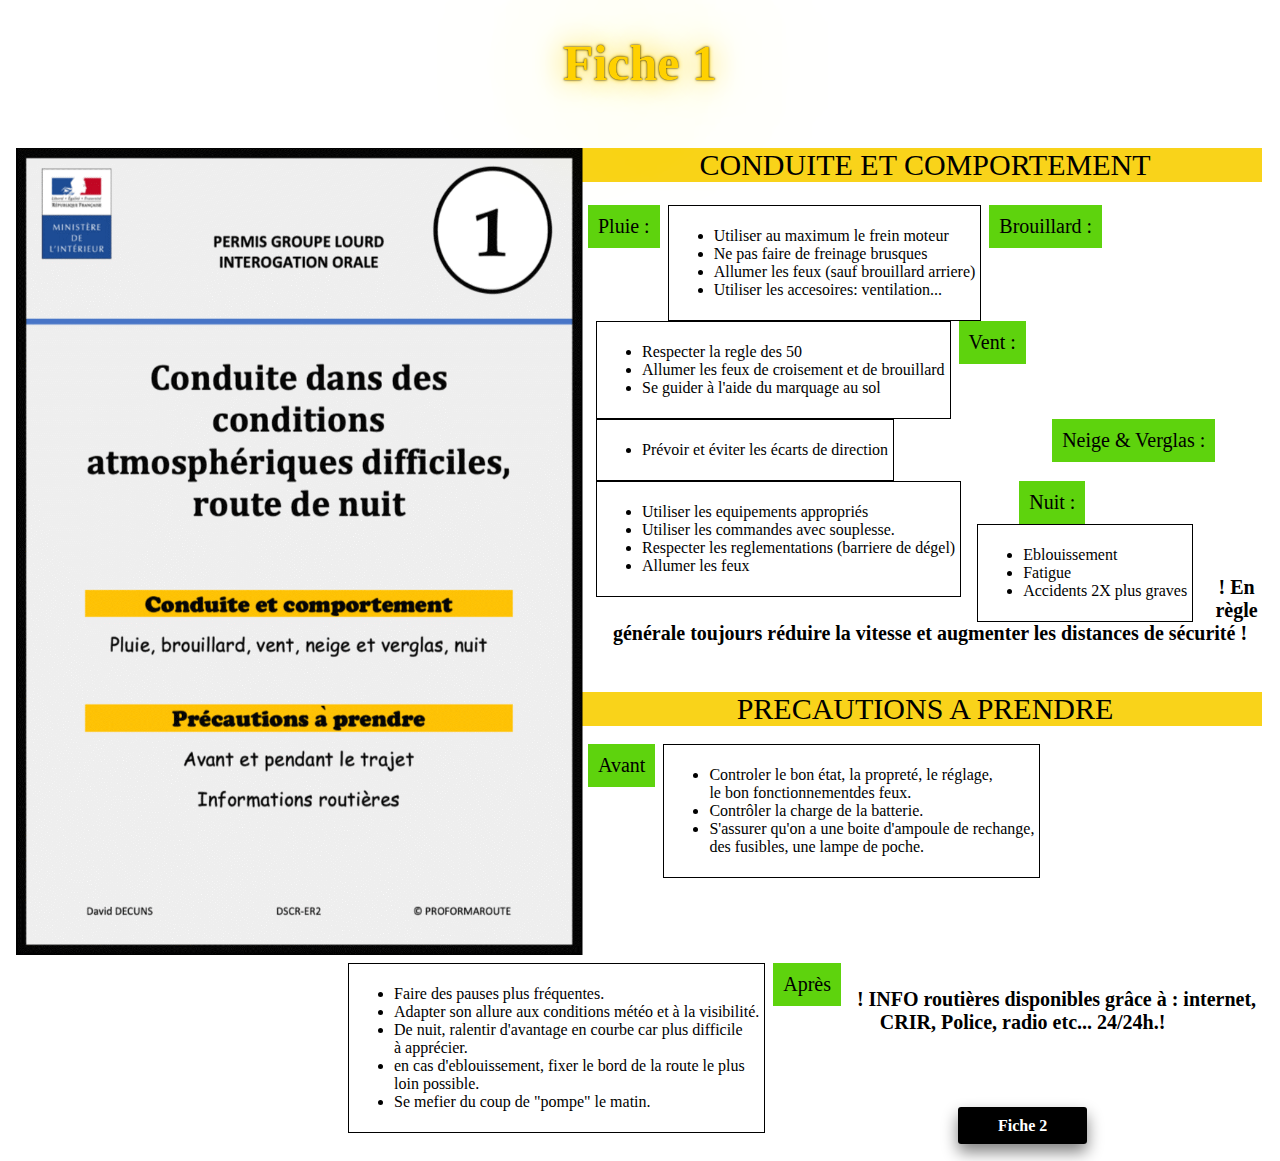
<file: index.html>
<!doctype html>
<meta charset="UTF-8">
<html>

	<head>
		<link rel="stylesheet" type="text/css" href="fiche 1.css">
		<title>Fiche 1</title>
	</head>

	<body>
		<h1>Fiche 1</h1>
		<br>
		<!--mettre image fiche <a href="fiche 1.jpg"><img src="fiche 1.jpg" height="750" width="980"></a>-->
		<img src="fiche orale 1.png" class="fiche1" width="580" height="820">

		<div class="conduite">CONDUITE ET COMPORTEMENT</div><br>

		<span class="pluie">Pluie :</span>
		<div class="laflotte">
			<ul>
				<li>Utiliser au maximum le frein moteur
				<li>Ne pas faire de freinage brusques
				<li>Allumer les feux (sauf brouillard arriere)
				<li>Utiliser les accesoires: ventilation...
			</ul></div>

		<span class="brouillard">Brouillard :</span>
		<div class="lebrouillard">
			<ul>
				<li>Respecter la regle des 50
				<li>Allumer les feux de croisement et de brouillard
				<li>Se guider à l'aide du marquage au sol
			</ul></div>

		<span class="vent">Vent :</span>
		<div class="levent">
			<ul>
				<li>Prévoir et éviter les écarts de direction
			</ul></div>

		<br><br><br><br><br><br><br><br><br>

		<div><span class="neige">Neige & Verglas :</span>
			<div class="laneige">
				<ul>
					<li>Utiliser les equipements appropriés
					<li>Utiliser les commandes avec souplesse.
					<li>Respecter les reglementations (barriere de dégel)
					<li>Allumer les feux
						</ul></div></div>

		<div><span class="nuit">Nuit :</span>
			<div class="lanuit">
				<ul>
					<li>Eblouissement
					<li>Fatigue
					<li>Accidents 2X plus graves
				</ul></div></div>

			<br><br><br><br><br><br><br><br><br>
		
		<div><h6>! En règle générale toujours réduire la vitesse et augmenter les distances de sécurité !</h6></div>

		<div class="precautions">PRECAUTIONS A PRENDRE</div><br>

		<div><span class="avant">Avant</span>
			<div class="lavant">
				<ul>
					<li>Controler le bon état, la propreté, le réglage,<br>
					le bon fonctionnementdes feux.
					<li>Contrôler la charge de la batterie.
					<li>S'assurer qu'on a une boite d'ampoule de rechange,<br>
					des fusibles, une lampe de poche.
				</ul></div></div>

			
		<div class="lapres">
			<ul>
				<li>Faire des pauses plus fréquentes.
				<li>Adapter son allure aux conditions météo et à la visibilité.
				<li>De nuit, ralentir d'avantage en courbe car plus difficile<br>
					à apprécier.
				<li>en cas d'eblouissement, fixer le bord de la route le plus<br>
					loin possible.
				<li>Se mefier du coup de "pompe" le matin.
			</ul></div>
			<span class="avant">Après</span>

			<br><br><br><br><br><br><br><br><br><br><br>

			<div class="info"><h6>! INFO routières disponibles grâce à : internet, CRIR, Police, radio etc... 24/24h.! </div></h6>

			<br><br>


		<div class="button"><a href="fiche 2.html" class="buttonfiche">Fiche 2</a></div><br>
	</body>





</html>
</file>
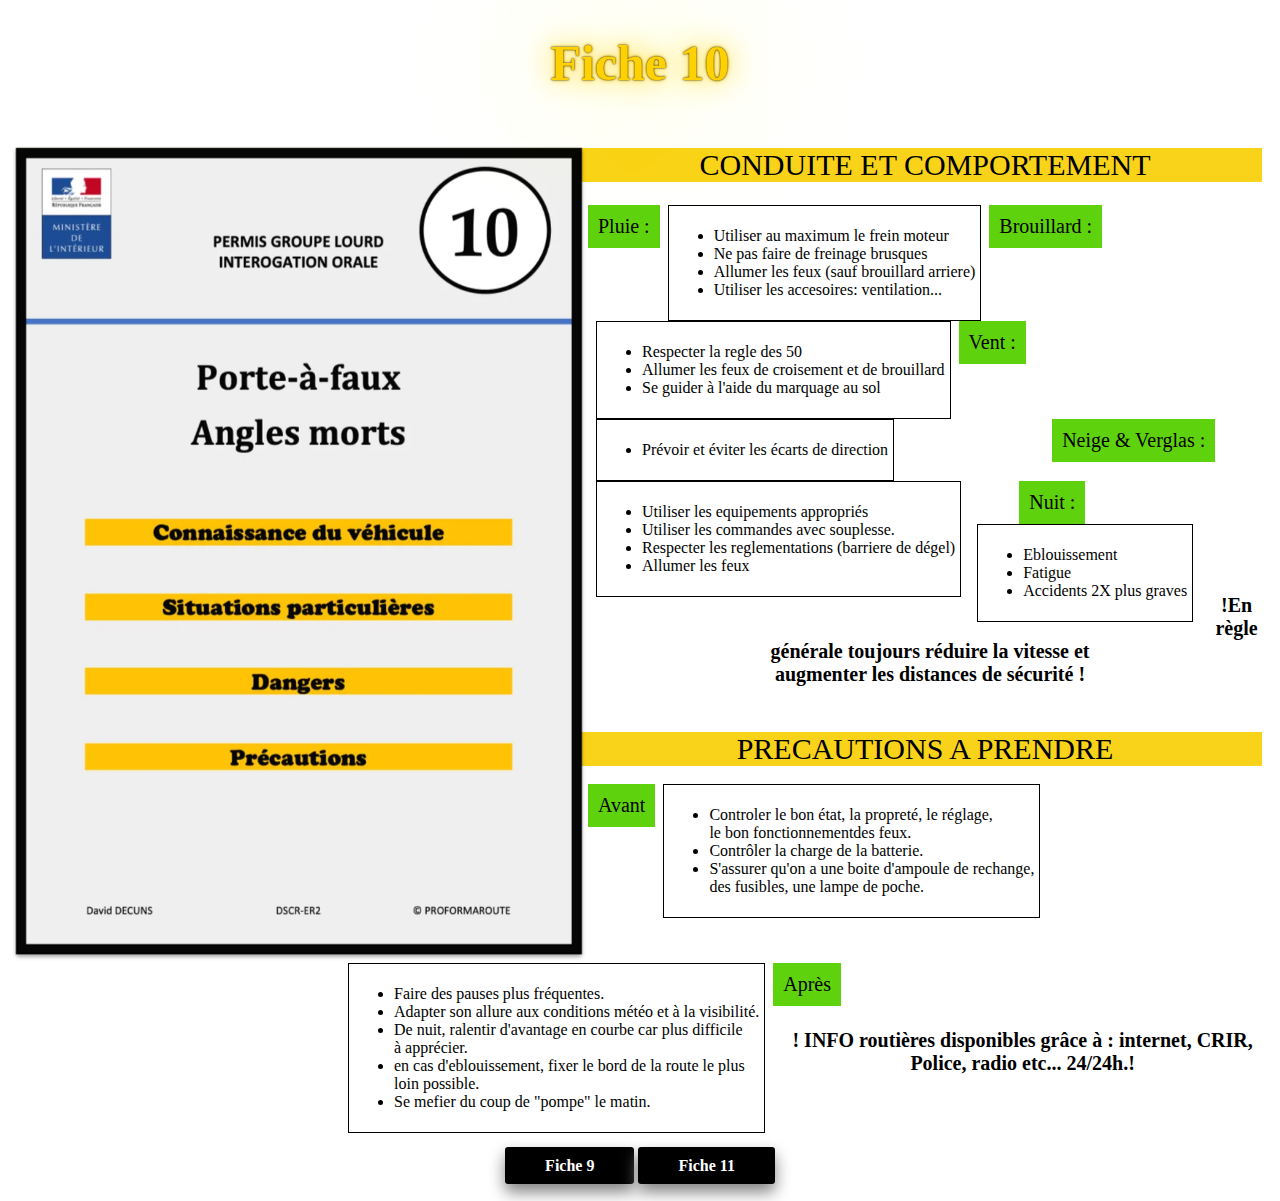
<file: fiche 10.html>
<!doctype html>
<meta charset="UTF-8">
<html>

	<head>
		<link rel="stylesheet" type="text/css" href="fiche 1.css">
		<title>Fiche 10</title>
	</head>

	<body>
		<h1>Fiche 10</h1>
		<br>
		<!--mettre image fiche <a href="fiche 1.jpg"><img src="fiche 1.jpg" height="750" width="980"></a>-->
		<img src="fiche orale 10.png" class="fiche1" width="580" height="820">

		<div class="conduite">CONDUITE ET COMPORTEMENT</div><br>

		<span class="pluie">Pluie :</span>
		<div class="laflotte">
			<ul>
				<li>Utiliser au maximum le frein moteur
				<li>Ne pas faire de freinage brusques
				<li>Allumer les feux (sauf brouillard arriere)
				<li>Utiliser les accesoires: ventilation...
			</ul></div>

		<span class="brouillard">Brouillard :</span>
		<div class="lebrouillard">
			<ul>
				<li>Respecter la regle des 50
				<li>Allumer les feux de croisement et de brouillard
				<li>Se guider à l'aide du marquage au sol
			</ul></div>

		<span class="vent">Vent :</span>
		<div class="levent">
			<ul>
				<li>Prévoir et éviter les écarts de direction
			</ul></div>

		<br><br><br><br><br><br><br><br><br>

		<div><span class="neige">Neige & Verglas :</span>
			<div class="laneige">
				<ul>
					<li>Utiliser les equipements appropriés
					<li>Utiliser les commandes avec souplesse.
					<li>Respecter les reglementations (barriere de dégel)
					<li>Allumer les feux
						</ul></div></div>

		<div><span class="nuit">Nuit :</span>
			<div class="lanuit">
				<ul>
					<li>Eblouissement
					<li>Fatigue
					<li>Accidents 2X plus graves
				</ul></div></div>

			<br><br><br><br><br><br><br><br><br><br>
		
		<div><h6>!En règle générale toujours réduire la vitesse et <br>augmenter les distances de sécurité !</h6></div>

		<div class="precautions">PRECAUTIONS A PRENDRE</div><br>

		<div><span class="avant">Avant</span>
			<div class="lavant">
				<ul>
					<li>Controler le bon état, la propreté, le réglage,<br>
					le bon fonctionnementdes feux.
					<li>Contrôler la charge de la batterie.
					<li>S'assurer qu'on a une boite d'ampoule de rechange,<br>
					des fusibles, une lampe de poche.
				</ul></div></div>

			
		<div class="lapres">
			<ul>
				<li>Faire des pauses plus fréquentes.
				<li>Adapter son allure aux conditions météo et à la visibilité.
				<li>De nuit, ralentir d'avantage en courbe car plus difficile<br>
					à apprécier.
				<li>en cas d'eblouissement, fixer le bord de la route le plus<br>
					loin possible.
				<li>Se mefier du coup de "pompe" le matin.
			</ul></div>
			<span class="avant">Après</span>

			<br><br><br><br><br><br><br><br><br><br><br>

			<div class="info"><h6>! INFO routières disponibles grâce à : internet, CRIR, Police, radio etc... 24/24h.! </div></h6>

			<br><br>

		<div class="button"><a href="fiche 9.html" class="buttonfiche">Fiche 9</a> <a href="fiche 11.html" class="buttonfiche">Fiche 11</a></div><br>
	</body>





</html>
</file>
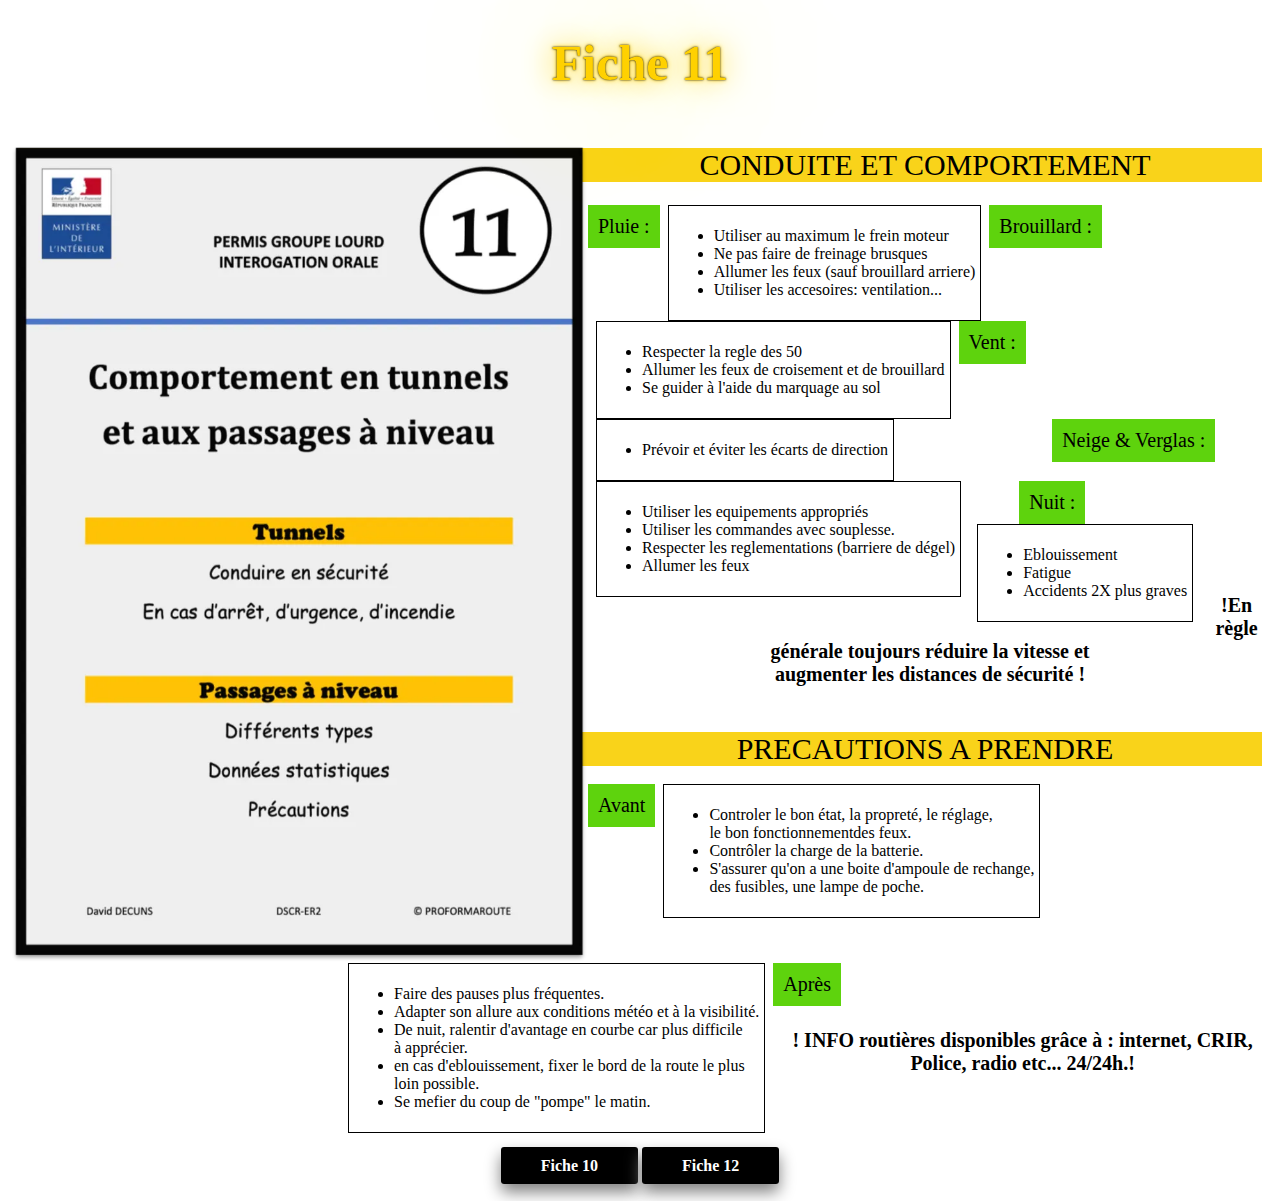
<file: fiche 11.html>
<!doctype html>
<meta charset="UTF-8">
<html>

	<head>
		<link rel="stylesheet" type="text/css" href="fiche 1.css">
		<title>Fiche 11</title>
	</head>

	<body>
		<h1>Fiche 11</h1>
		<br>
		<!--mettre image fiche <a href="fiche 1.jpg"><img src="fiche 1.jpg" height="750" width="980"></a>-->
		<img src="fiche orale 11.png" class="fiche1" width="580" height="820">

		<div class="conduite">CONDUITE ET COMPORTEMENT</div><br>

		<span class="pluie">Pluie :</span>
		<div class="laflotte">
			<ul>
				<li>Utiliser au maximum le frein moteur
				<li>Ne pas faire de freinage brusques
				<li>Allumer les feux (sauf brouillard arriere)
				<li>Utiliser les accesoires: ventilation...
			</ul></div>

		<span class="brouillard">Brouillard :</span>
		<div class="lebrouillard">
			<ul>
				<li>Respecter la regle des 50
				<li>Allumer les feux de croisement et de brouillard
				<li>Se guider à l'aide du marquage au sol
			</ul></div>

		<span class="vent">Vent :</span>
		<div class="levent">
			<ul>
				<li>Prévoir et éviter les écarts de direction
			</ul></div>

		<br><br><br><br><br><br><br><br><br>

		<div><span class="neige">Neige & Verglas :</span>
			<div class="laneige">
				<ul>
					<li>Utiliser les equipements appropriés
					<li>Utiliser les commandes avec souplesse.
					<li>Respecter les reglementations (barriere de dégel)
					<li>Allumer les feux
						</ul></div></div>

		<div><span class="nuit">Nuit :</span>
			<div class="lanuit">
				<ul>
					<li>Eblouissement
					<li>Fatigue
					<li>Accidents 2X plus graves
				</ul></div></div>

			<br><br><br><br><br><br><br><br><br><br>
		
		<div><h6>!En règle générale toujours réduire la vitesse et <br>augmenter les distances de sécurité !</h6></div>

		<div class="precautions">PRECAUTIONS A PRENDRE</div><br>

		<div><span class="avant">Avant</span>
			<div class="lavant">
				<ul>
					<li>Controler le bon état, la propreté, le réglage,<br>
					le bon fonctionnementdes feux.
					<li>Contrôler la charge de la batterie.
					<li>S'assurer qu'on a une boite d'ampoule de rechange,<br>
					des fusibles, une lampe de poche.
				</ul></div></div>

			
		<div class="lapres">
			<ul>
				<li>Faire des pauses plus fréquentes.
				<li>Adapter son allure aux conditions météo et à la visibilité.
				<li>De nuit, ralentir d'avantage en courbe car plus difficile<br>
					à apprécier.
				<li>en cas d'eblouissement, fixer le bord de la route le plus<br>
					loin possible.
				<li>Se mefier du coup de "pompe" le matin.
			</ul></div>
			<span class="avant">Après</span>

			<br><br><br><br><br><br><br><br><br><br><br>

			<div class="info"><h6>! INFO routières disponibles grâce à : internet, CRIR, Police, radio etc... 24/24h.! </div></h6>

			<br><br>

		<div class="button"><a href="fiche 10.html" class="buttonfiche">Fiche 10</a> <a href="fiche 12.html" class="buttonfiche">Fiche 12</a></div><br>
	</body>





</html>
</file>
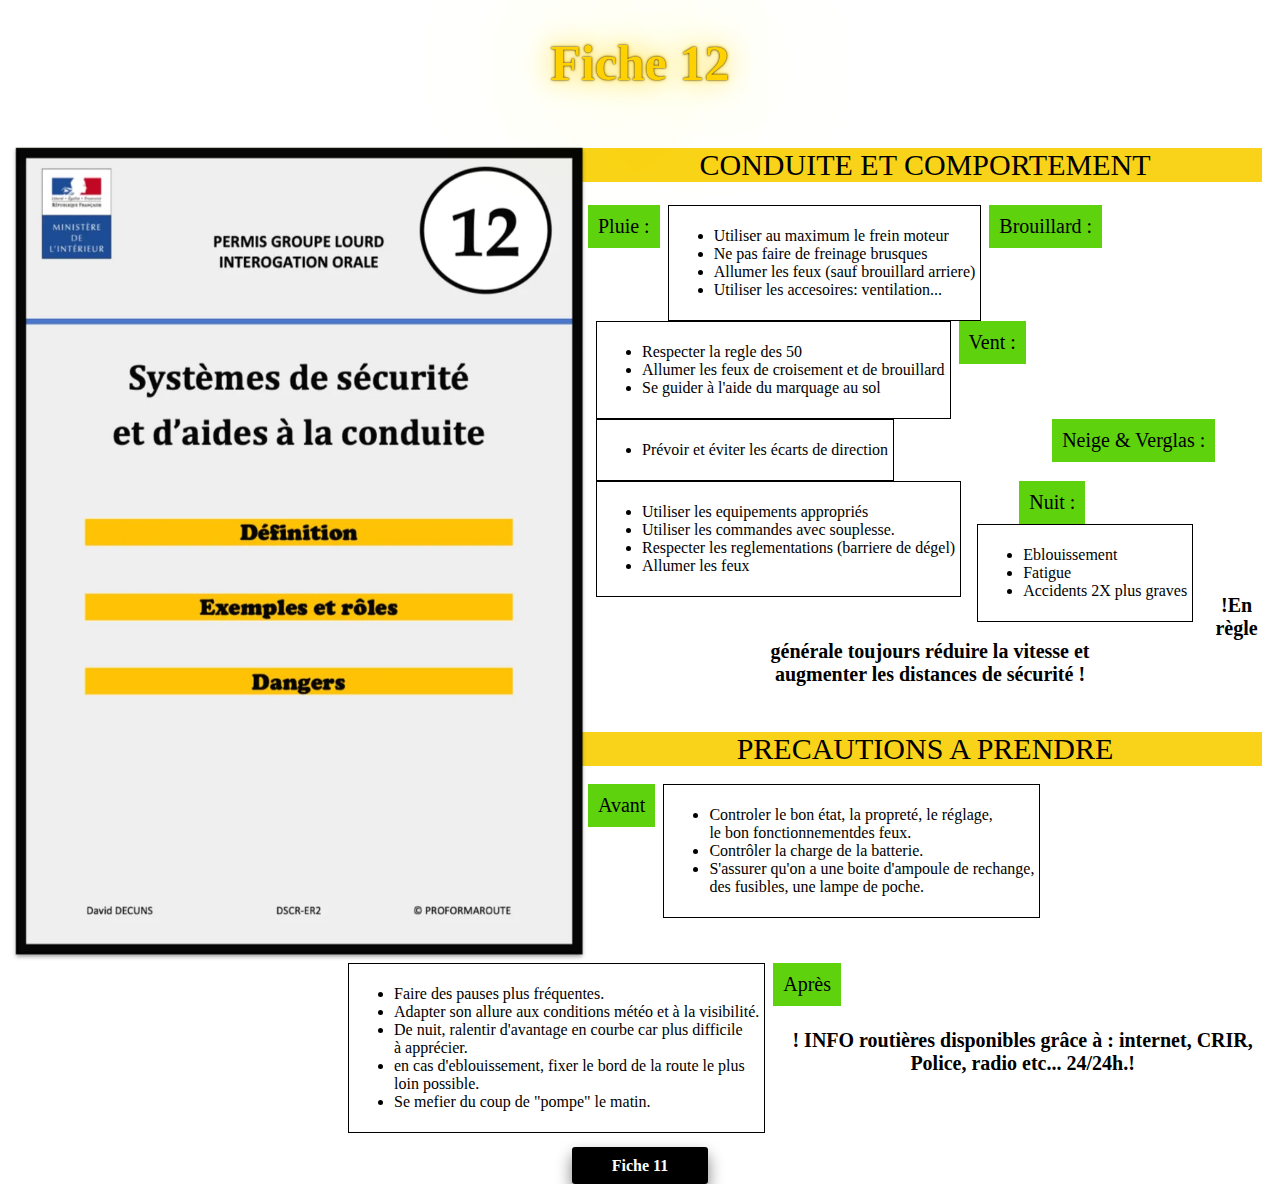
<file: fiche 12.html>
<!doctype html>
<meta charset="UTF-8">
<html>

	<head>
		<link rel="stylesheet" type="text/css" href="fiche 1.css">
		<title>Fiche 12</title>
	</head>

	<body>
		<h1>Fiche 12</h1>
		<br>
		<!--mettre image fiche <a href="fiche 1.jpg"><img src="fiche 1.jpg" height="750" width="980"></a>-->
		<img src="fiche orale 12.png" class="fiche1" width="580" height="820">

		<div class="conduite">CONDUITE ET COMPORTEMENT</div><br>

		<span class="pluie">Pluie :</span>
		<div class="laflotte">
			<ul>
				<li>Utiliser au maximum le frein moteur
				<li>Ne pas faire de freinage brusques
				<li>Allumer les feux (sauf brouillard arriere)
				<li>Utiliser les accesoires: ventilation...
			</ul></div>

		<span class="brouillard">Brouillard :</span>
		<div class="lebrouillard">
			<ul>
				<li>Respecter la regle des 50
				<li>Allumer les feux de croisement et de brouillard
				<li>Se guider à l'aide du marquage au sol
			</ul></div>

		<span class="vent">Vent :</span>
		<div class="levent">
			<ul>
				<li>Prévoir et éviter les écarts de direction
			</ul></div>

		<br><br><br><br><br><br><br><br><br>

		<div><span class="neige">Neige & Verglas :</span>
			<div class="laneige">
				<ul>
					<li>Utiliser les equipements appropriés
					<li>Utiliser les commandes avec souplesse.
					<li>Respecter les reglementations (barriere de dégel)
					<li>Allumer les feux
						</ul></div></div>

		<div><span class="nuit">Nuit :</span>
			<div class="lanuit">
				<ul>
					<li>Eblouissement
					<li>Fatigue
					<li>Accidents 2X plus graves
				</ul></div></div>

			<br><br><br><br><br><br><br><br><br><br>
		
		<div><h6>!En règle générale toujours réduire la vitesse et <br>augmenter les distances de sécurité !</h6></div>

		<div class="precautions">PRECAUTIONS A PRENDRE</div><br>

		<div><span class="avant">Avant</span>
			<div class="lavant">
				<ul>
					<li>Controler le bon état, la propreté, le réglage,<br>
					le bon fonctionnementdes feux.
					<li>Contrôler la charge de la batterie.
					<li>S'assurer qu'on a une boite d'ampoule de rechange,<br>
					des fusibles, une lampe de poche.
				</ul></div></div>

			
		<div class="lapres">
			<ul>
				<li>Faire des pauses plus fréquentes.
				<li>Adapter son allure aux conditions météo et à la visibilité.
				<li>De nuit, ralentir d'avantage en courbe car plus difficile<br>
					à apprécier.
				<li>en cas d'eblouissement, fixer le bord de la route le plus<br>
					loin possible.
				<li>Se mefier du coup de "pompe" le matin.
			</ul></div>
			<span class="avant">Après</span>

			<br><br><br><br><br><br><br><br><br><br><br>

			<div class="info"><h6>! INFO routières disponibles grâce à : internet, CRIR, Police, radio etc... 24/24h.! </div></h6>

			<br><br>

		<div class="button"><a href="fiche 11.html" class="buttonfiche">Fiche 11</a>
	</body>





</html>
</file>
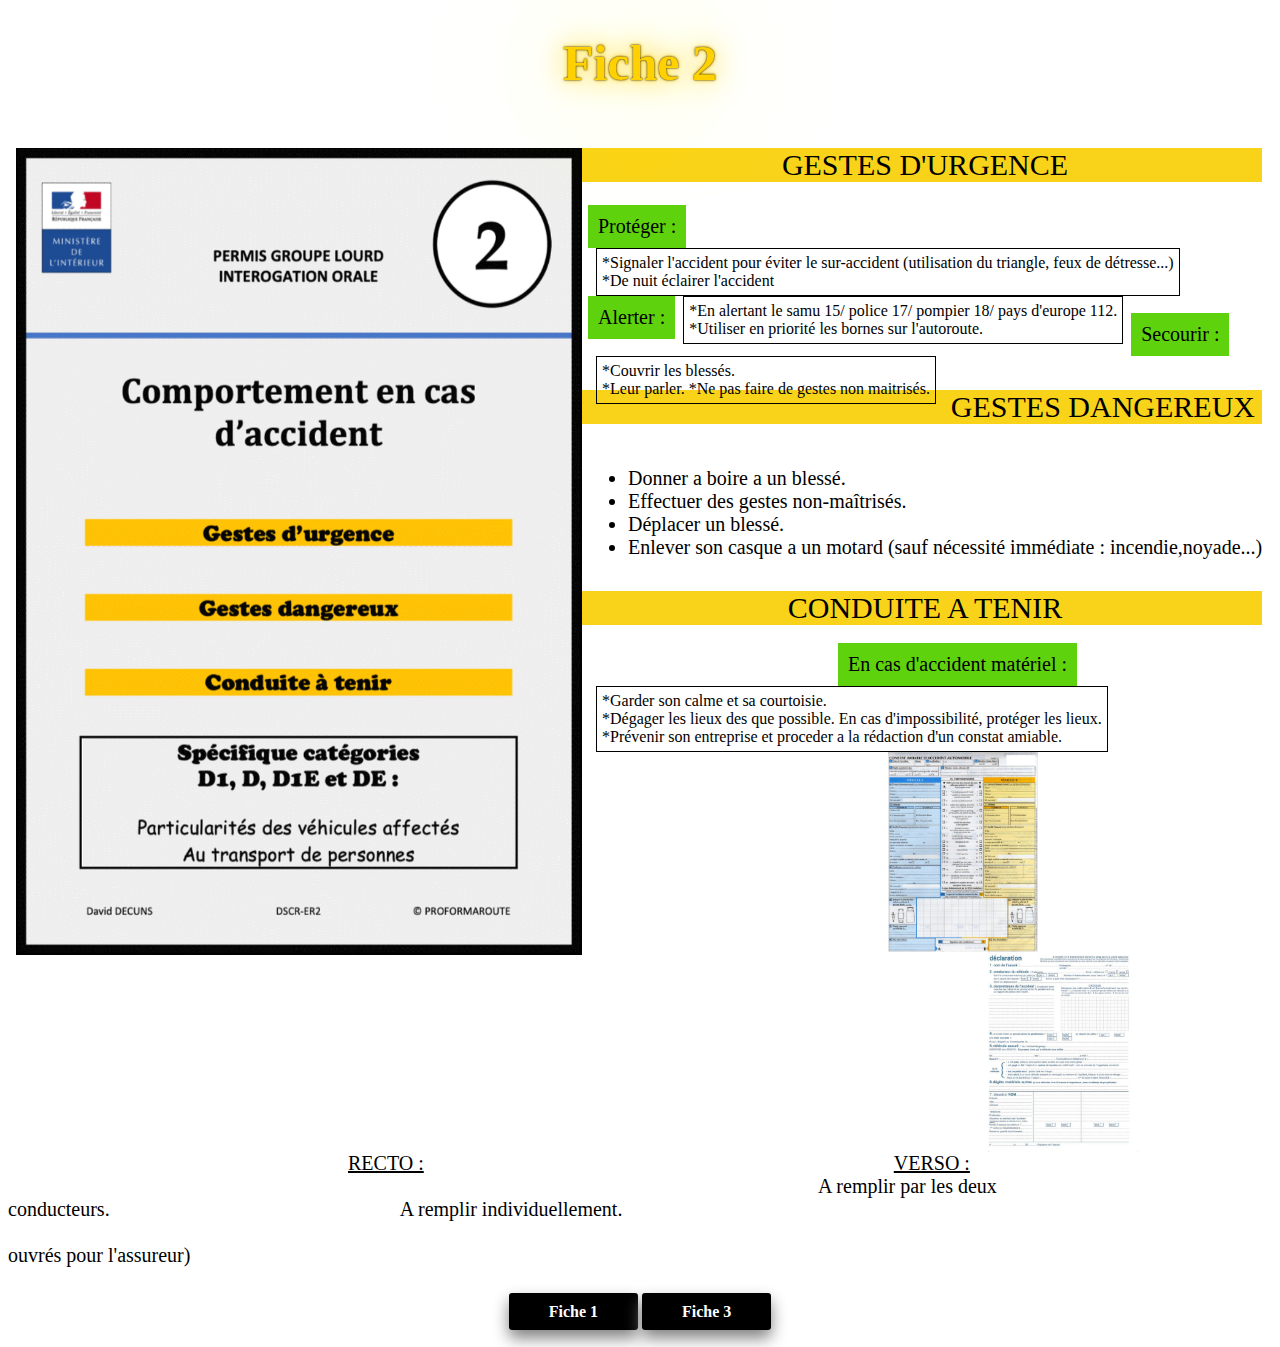
<file: fiche 2.html>
<!doctype html>
<meta charset="UTF-8">
<html>

	<head>
		<link rel="stylesheet" type="text/css" href="fiche 2.css">
		<title>Fiche 2</title>
	</head>

	<body>
		<h1>Fiche 2</h1>
		<br>
		<!--mettre image fiche <a href="fiche 1.jpg"><img src="fiche 1.jpg" height="750" width="980"></a>-->
		<img src="fiche orale 2.png" class="fiche1" width="580" height="820">

		<div class="urgence">GESTES D'URGENCE</div><br>

		<span class="proteger">Protéger :</span>
		<div class="Proteger">
			*Signaler l'accident pour éviter le sur-accident (utilisation du triangle, feux de détresse...)<br>
			*De nuit éclairer l'accident
		</div><br><br><br>


		<span class="alerter">Alerter :</span>
		<div class="Alerter">
			*En alertant le samu 15/ police 17/ pompier 18/ pays d'europe 112.<br>
			*Utiliser en priorité les bornes sur l'autoroute.
		</div><br><br><br>


		<span class="secourir">Secourir :</span>
		<div class="Secourir">
			*Couvrir les blessés.<br>
			*Leur parler.
			*Ne pas faire de gestes non maitrisés.
		</div><br><br><br><br>


		<div class="dangereux">GESTES DANGEREUX</div><br>

		<div class="Dangereux">
			<ul>
				<li>Donner a boire a un blessé.
				<li>Effectuer des gestes non-maîtrisés.
				<li>Déplacer un blessé.
				<li>Enlever son casque a un motard (sauf nécessité immédiate : incendie,noyade...)
			</ul>
		</div>

			<br><br><br><br><br><br><br><br>

		<div class="conduite">CONDUITE A TENIR</div><br>

		<div><span class="accident">En cas d'accident matériel :</span>
			<div class="Accident">
				*Garder son calme et sa courtoisie.<br>
				*Dégager les lieux des que possible. En cas d'impossibilité, protéger les lieux.<br>
				*Prévenir son entreprise et proceder a la rédaction d'un constat amiable.<br>
			</div>
		</div>
		<br><br><br><br><br>

		<a href="constat recto.jpg"><img src="constat recto.jpg" height="200" width="150" class="recto"></a><a href="constat verso.jpg"><img src="constat verso.jpg" height="200" width="150" class="verso"></a><br><br><br><br><br><br><br><br><br><br><br><br>

		<span class="Recto">RECTO :</span><span class="Verso">VERSO :</span><br>

		<span class="RECTO">A remplir par les deux conducteurs.</span><span class="VERSO">A remplir individuellement.<br></span><span class="VERSO2">(5jours ouvrés pour l'assureur)</span>
		<br><br><br>


		<div class="button"><a href="index.html" class="buttonfiche">Fiche 1</a> <a href="fiche 3.html" class="buttonfiche">Fiche 3</a></div><br>
	</body>





</html>
</file>
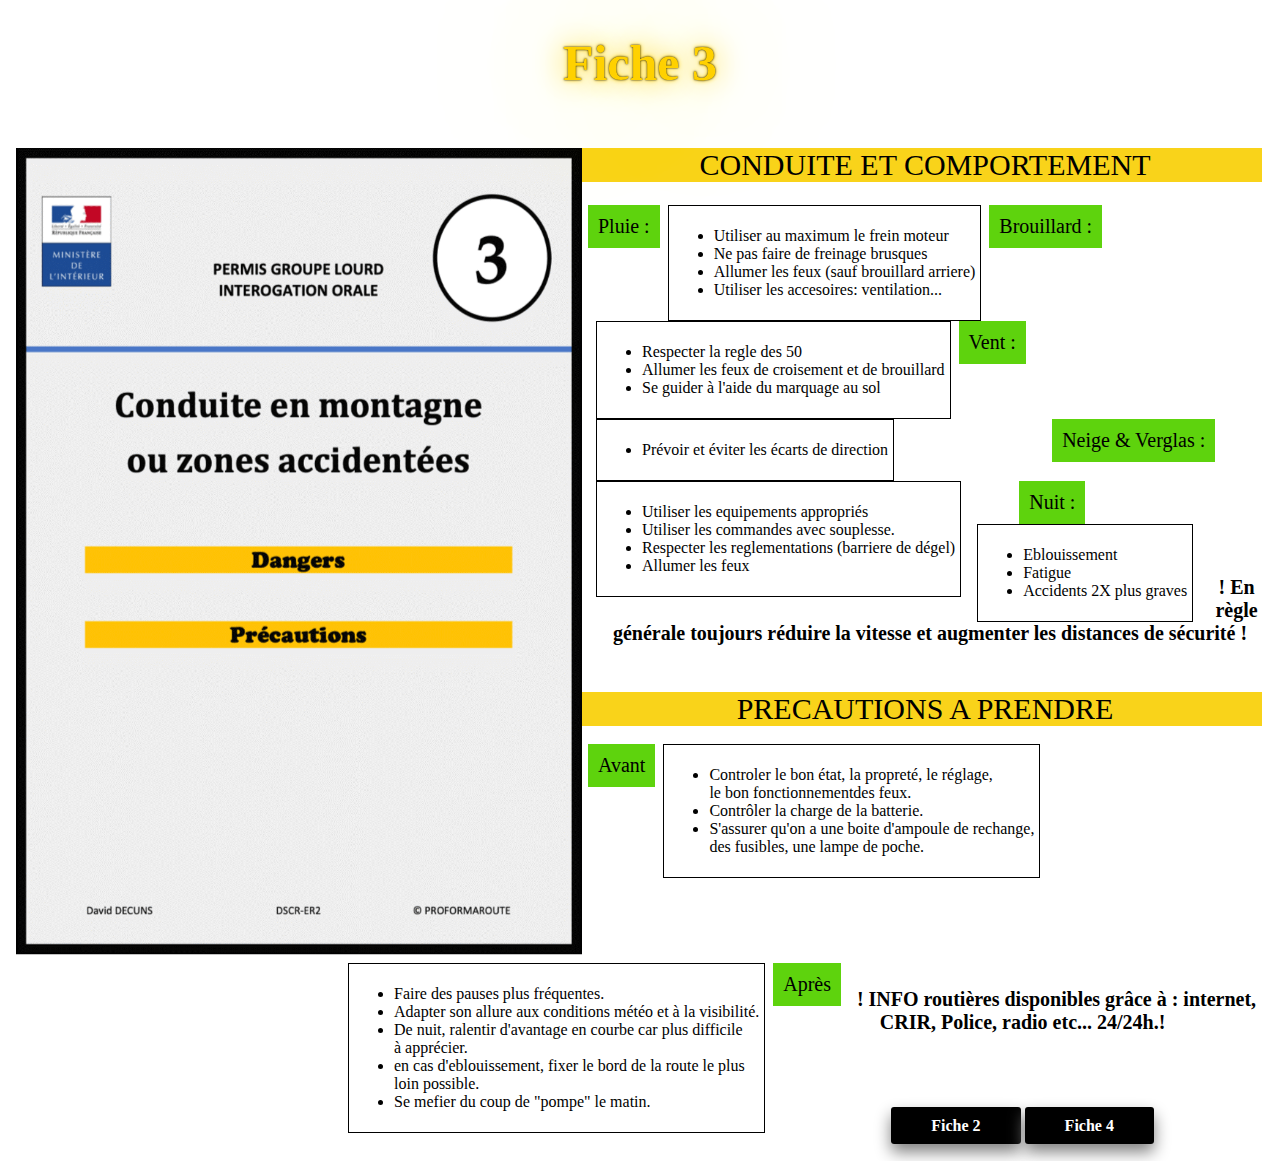
<file: fiche 3.html>
<!doctype html>
<meta charset="UTF-8">
<html>

	<head>
		<link rel="stylesheet" type="text/css" href="fiche 1.css">
		<title>Fiche 3</title>
	</head>

	<body>
		<h1>Fiche 3</h1>
		<br>
		<!--mettre image fiche <a href="fiche 1.jpg"><img src="fiche 1.jpg" height="750" width="980"></a>-->
		<img src="fiche orale 3.png" class="fiche1" width="580" height="820">

		<div class="conduite">CONDUITE ET COMPORTEMENT</div><br>

		<span class="pluie">Pluie :</span>
		<div class="laflotte">
			<ul>
				<li>Utiliser au maximum le frein moteur
				<li>Ne pas faire de freinage brusques
				<li>Allumer les feux (sauf brouillard arriere)
				<li>Utiliser les accesoires: ventilation...
			</ul></div>

		<span class="brouillard">Brouillard :</span>
		<div class="lebrouillard">
			<ul>
				<li>Respecter la regle des 50
				<li>Allumer les feux de croisement et de brouillard
				<li>Se guider à l'aide du marquage au sol
			</ul></div>

		<span class="vent">Vent :</span>
		<div class="levent">
			<ul>
				<li>Prévoir et éviter les écarts de direction
			</ul></div>

		<br><br><br><br><br><br><br><br><br>

		<div><span class="neige">Neige & Verglas :</span>
			<div class="laneige">
				<ul>
					<li>Utiliser les equipements appropriés
					<li>Utiliser les commandes avec souplesse.
					<li>Respecter les reglementations (barriere de dégel)
					<li>Allumer les feux
						</ul></div></div>

		<div><span class="nuit">Nuit :</span>
			<div class="lanuit">
				<ul>
					<li>Eblouissement
					<li>Fatigue
					<li>Accidents 2X plus graves
				</ul></div></div>

			<br><br><br><br><br><br><br><br><br>
		
		<div><h6>! En règle générale toujours réduire la vitesse et augmenter les distances de sécurité !</h6></div>

		<div class="precautions">PRECAUTIONS A PRENDRE</div><br>

		<div><span class="avant">Avant</span>
			<div class="lavant">
				<ul>
					<li>Controler le bon état, la propreté, le réglage,<br>
					le bon fonctionnementdes feux.
					<li>Contrôler la charge de la batterie.
					<li>S'assurer qu'on a une boite d'ampoule de rechange,<br>
					des fusibles, une lampe de poche.
				</ul></div></div>

			
		<div class="lapres">
			<ul>
				<li>Faire des pauses plus fréquentes.
				<li>Adapter son allure aux conditions météo et à la visibilité.
				<li>De nuit, ralentir d'avantage en courbe car plus difficile<br>
					à apprécier.
				<li>en cas d'eblouissement, fixer le bord de la route le plus<br>
					loin possible.
				<li>Se mefier du coup de "pompe" le matin.
			</ul></div>
			<span class="avant">Après</span>

			<br><br><br><br><br><br><br><br><br><br><br>

			<div class="info"><h6>! INFO routières disponibles grâce à : internet, CRIR, Police, radio etc... 24/24h.! </div></h6>

			<br><br>

		<div class="button"><a href="fiche 2.html" class="buttonfiche">Fiche 2</a> <a href="fiche 4.html" class="buttonfiche">Fiche 4</a></div><br>
	</body>





</html>
</file>
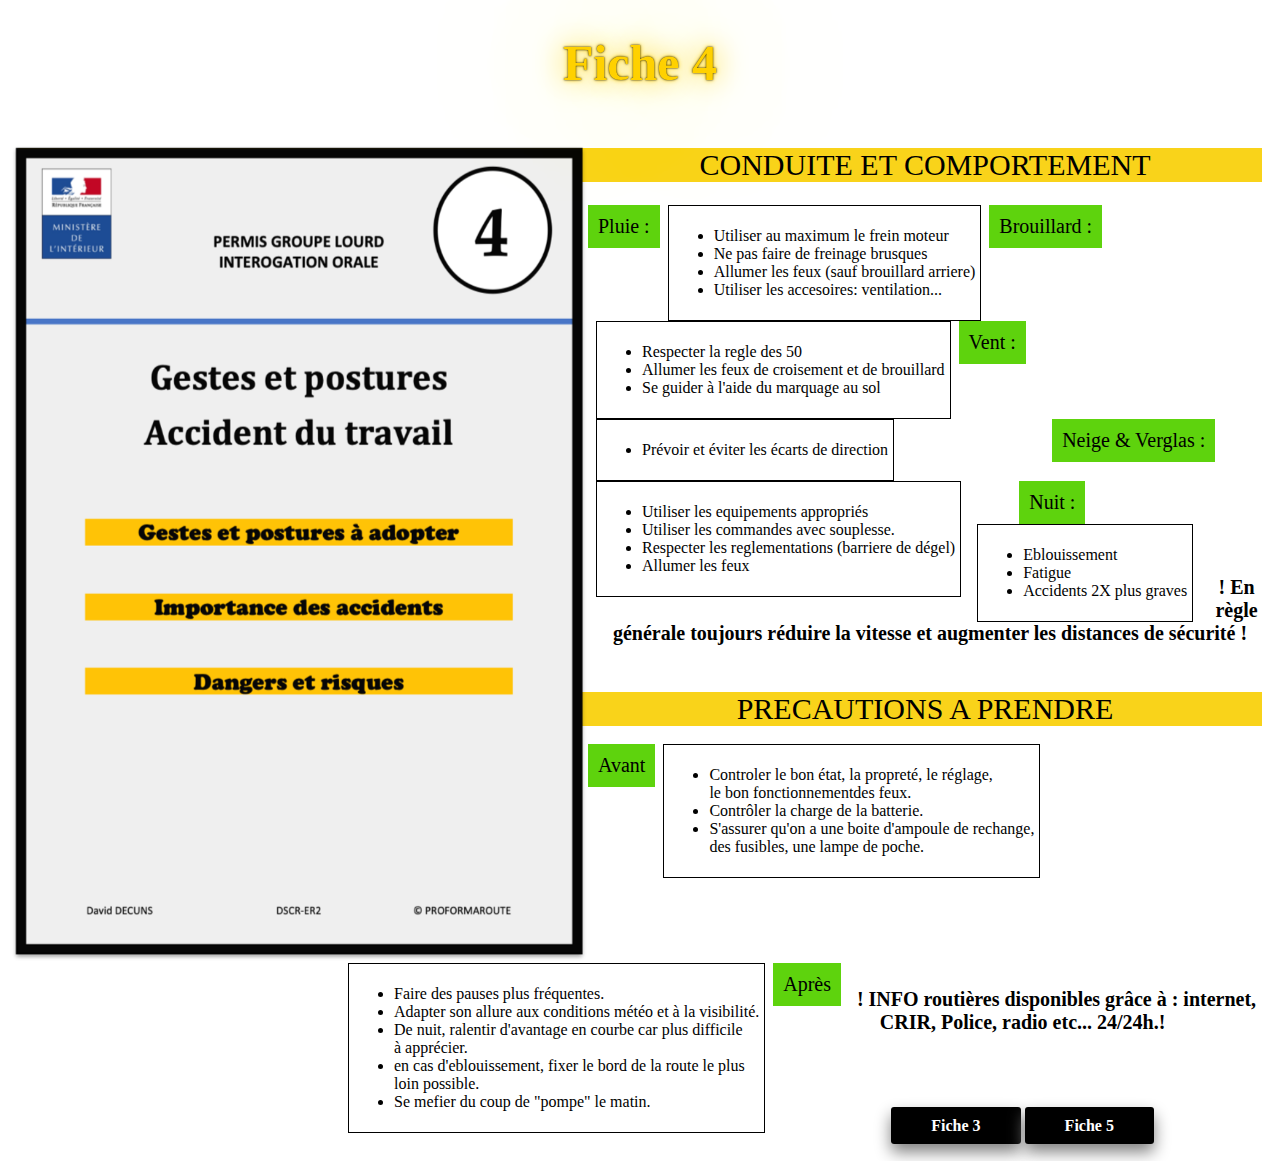
<file: fiche 4.html>
<!doctype html>
<meta charset="UTF-8">
<html>

	<head>
		<link rel="stylesheet" type="text/css" href="fiche 1.css">
		<title>Fiche 4</title>
	</head>

	<body>
		<h1>Fiche 4</h1>
		<br>
		<!--mettre image fiche <a href="fiche 1.jpg"><img src="fiche 1.jpg" height="750" width="980"></a>-->
		<img src="fiche orale 4.png" class="fiche1" width="580" height="820">

		<div class="conduite">CONDUITE ET COMPORTEMENT</div><br>

		<span class="pluie">Pluie :</span>
		<div class="laflotte">
			<ul>
				<li>Utiliser au maximum le frein moteur
				<li>Ne pas faire de freinage brusques
				<li>Allumer les feux (sauf brouillard arriere)
				<li>Utiliser les accesoires: ventilation...
			</ul></div>

		<span class="brouillard">Brouillard :</span>
		<div class="lebrouillard">
			<ul>
				<li>Respecter la regle des 50
				<li>Allumer les feux de croisement et de brouillard
				<li>Se guider à l'aide du marquage au sol
			</ul></div>

		<span class="vent">Vent :</span>
		<div class="levent">
			<ul>
				<li>Prévoir et éviter les écarts de direction
			</ul></div>

		<br><br><br><br><br><br><br><br><br>

		<div><span class="neige">Neige & Verglas :</span>
			<div class="laneige">
				<ul>
					<li>Utiliser les equipements appropriés
					<li>Utiliser les commandes avec souplesse.
					<li>Respecter les reglementations (barriere de dégel)
					<li>Allumer les feux
						</ul></div></div>

		<div><span class="nuit">Nuit :</span>
			<div class="lanuit">
				<ul>
					<li>Eblouissement
					<li>Fatigue
					<li>Accidents 2X plus graves
				</ul></div></div>

			<br><br><br><br><br><br><br><br><br>
		
		<div><h6>! En règle générale toujours réduire la vitesse et augmenter les distances de sécurité !</h6></div>

		<div class="precautions">PRECAUTIONS A PRENDRE</div><br>

		<div><span class="avant">Avant</span>
			<div class="lavant">
				<ul>
					<li>Controler le bon état, la propreté, le réglage,<br>
					le bon fonctionnementdes feux.
					<li>Contrôler la charge de la batterie.
					<li>S'assurer qu'on a une boite d'ampoule de rechange,<br>
					des fusibles, une lampe de poche.
				</ul></div></div>

			
		<div class="lapres">
			<ul>
				<li>Faire des pauses plus fréquentes.
				<li>Adapter son allure aux conditions météo et à la visibilité.
				<li>De nuit, ralentir d'avantage en courbe car plus difficile<br>
					à apprécier.
				<li>en cas d'eblouissement, fixer le bord de la route le plus<br>
					loin possible.
				<li>Se mefier du coup de "pompe" le matin.
			</ul></div>
			<span class="avant">Après</span>

			<br><br><br><br><br><br><br><br><br><br><br>

			<div class="info"><h6>! INFO routières disponibles grâce à : internet, CRIR, Police, radio etc... 24/24h.! </div></h6>

			<br><br>

		<div class="button"><a href="fiche 3.html" class="buttonfiche">Fiche 3</a> <a href="fiche 5.html" class="buttonfiche">Fiche 5</a></div><br>
	</body>





</html>
</file>
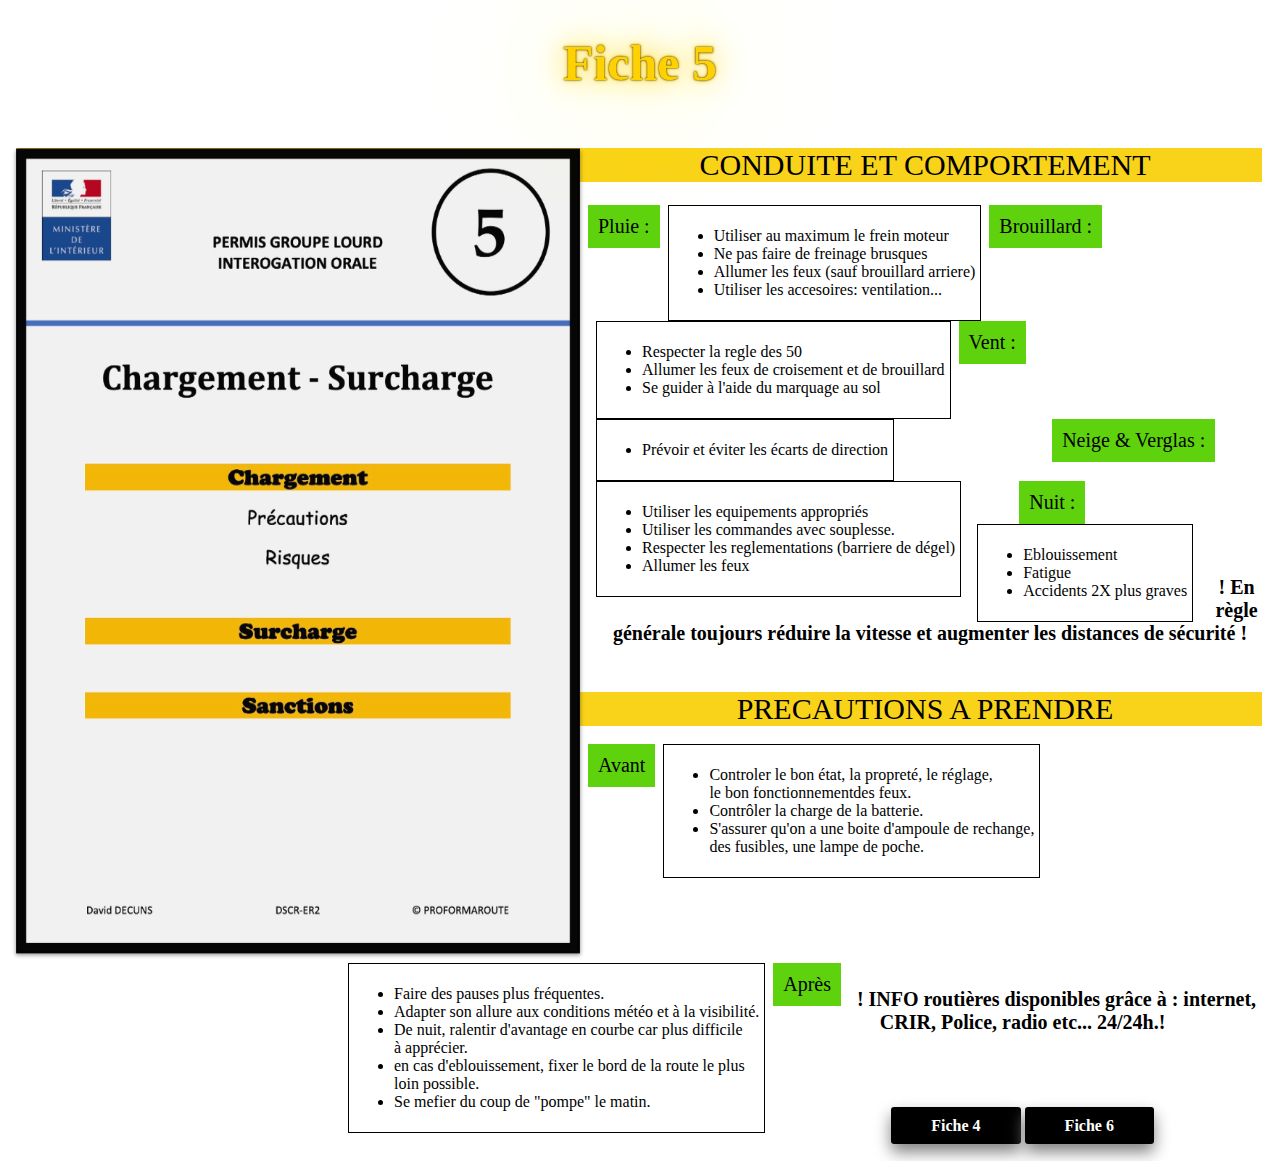
<file: fiche 5.html>
<!doctype html>
<meta charset="UTF-8">
<html>

	<head>
		<link rel="stylesheet" type="text/css" href="fiche 1.css">
		<title>Fiche 5</title>
	</head>

	<body>
		<h1>Fiche 5</h1>
		<br>
		<!--mettre image fiche <a href="fiche 1.jpg"><img src="fiche 1.jpg" height="750" width="980"></a>-->
		<img src="fiche orale 5.png" class="fiche1" width="580" height="820">

		<div class="conduite">CONDUITE ET COMPORTEMENT</div><br>

		<span class="pluie">Pluie :</span>
		<div class="laflotte">
			<ul>
				<li>Utiliser au maximum le frein moteur
				<li>Ne pas faire de freinage brusques
				<li>Allumer les feux (sauf brouillard arriere)
				<li>Utiliser les accesoires: ventilation...
			</ul></div>

		<span class="brouillard">Brouillard :</span>
		<div class="lebrouillard">
			<ul>
				<li>Respecter la regle des 50
				<li>Allumer les feux de croisement et de brouillard
				<li>Se guider à l'aide du marquage au sol
			</ul></div>

		<span class="vent">Vent :</span>
		<div class="levent">
			<ul>
				<li>Prévoir et éviter les écarts de direction
			</ul></div>

		<br><br><br><br><br><br><br><br><br>

		<div><span class="neige">Neige & Verglas :</span>
			<div class="laneige">
				<ul>
					<li>Utiliser les equipements appropriés
					<li>Utiliser les commandes avec souplesse.
					<li>Respecter les reglementations (barriere de dégel)
					<li>Allumer les feux
						</ul></div></div>

		<div><span class="nuit">Nuit :</span>
			<div class="lanuit">
				<ul>
					<li>Eblouissement
					<li>Fatigue
					<li>Accidents 2X plus graves
				</ul></div></div>

			<br><br><br><br><br><br><br><br><br>
		
		<div><h6>! En règle générale toujours réduire la vitesse et augmenter les distances de sécurité !</h6></div>

		<div class="precautions">PRECAUTIONS A PRENDRE</div><br>

		<div><span class="avant">Avant</span>
			<div class="lavant">
				<ul>
					<li>Controler le bon état, la propreté, le réglage,<br>
					le bon fonctionnementdes feux.
					<li>Contrôler la charge de la batterie.
					<li>S'assurer qu'on a une boite d'ampoule de rechange,<br>
					des fusibles, une lampe de poche.
				</ul></div></div>

			
		<div class="lapres">
			<ul>
				<li>Faire des pauses plus fréquentes.
				<li>Adapter son allure aux conditions météo et à la visibilité.
				<li>De nuit, ralentir d'avantage en courbe car plus difficile<br>
					à apprécier.
				<li>en cas d'eblouissement, fixer le bord de la route le plus<br>
					loin possible.
				<li>Se mefier du coup de "pompe" le matin.
			</ul></div>
			<span class="avant">Après</span>

			<br><br><br><br><br><br><br><br><br><br><br>

			<div class="info"><h6>! INFO routières disponibles grâce à : internet, CRIR, Police, radio etc... 24/24h.! </div></h6>

			<br><br>

		<div class="button"><a href="fiche 4.html" class="buttonfiche">Fiche 4</a> <a href="fiche 6.html" class="buttonfiche">Fiche 6</a></div><br>
	</body>





</html>
</file>
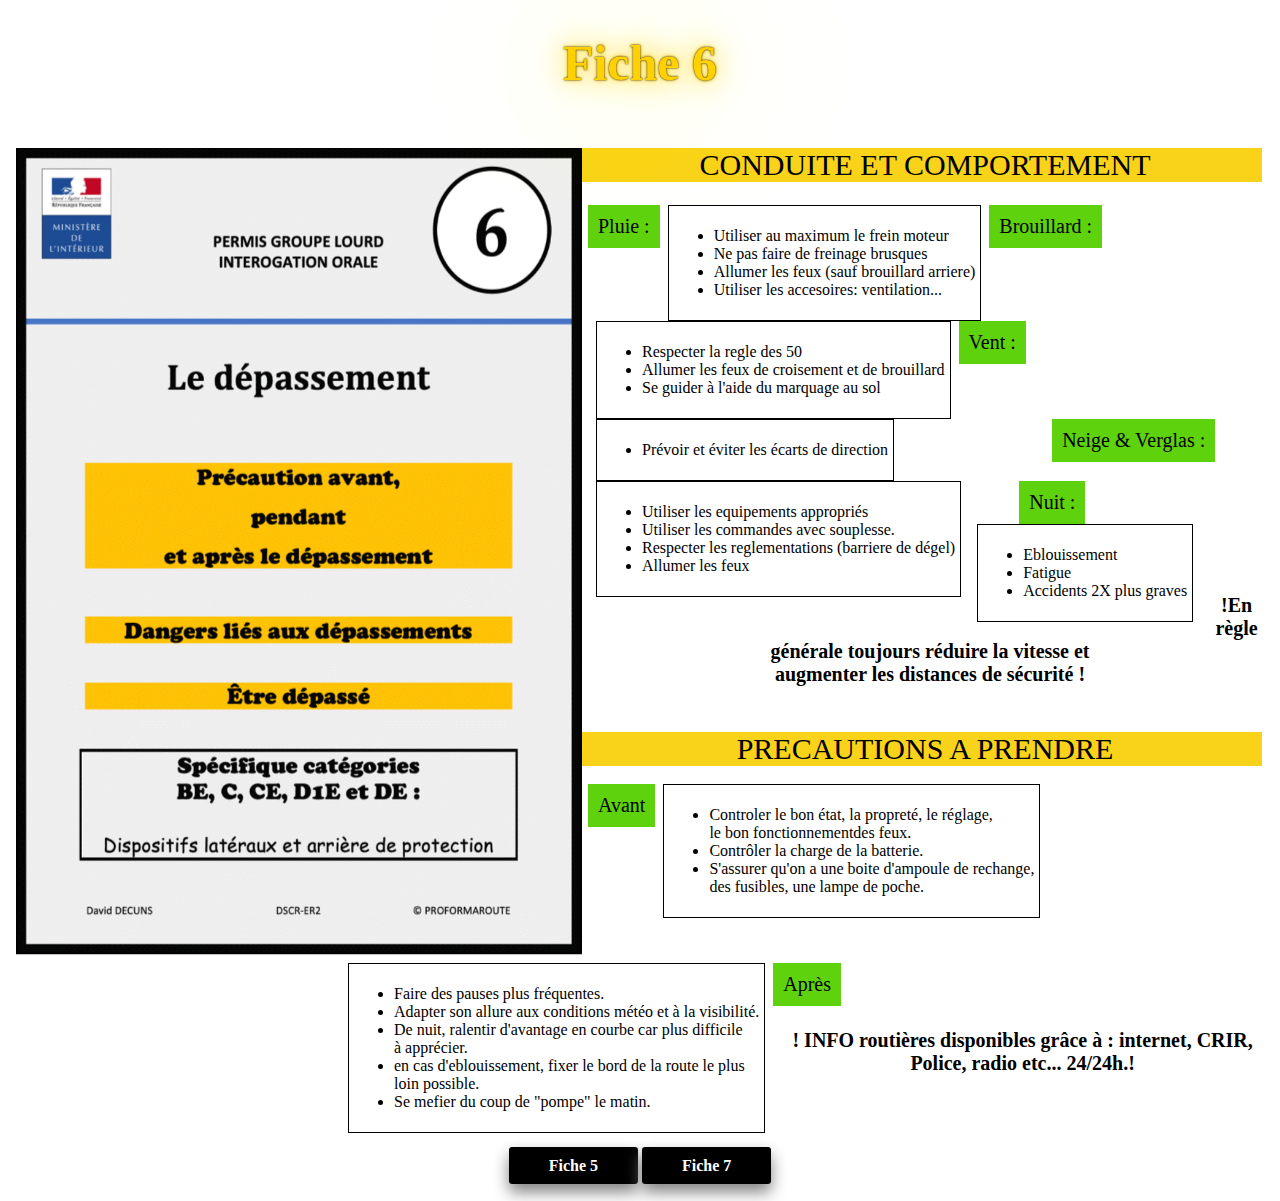
<file: fiche 6.html>
<!doctype html>
<meta charset="UTF-8">
<html>

	<head>
		<link rel="stylesheet" type="text/css" href="fiche 1.css">
		<title>Fiche 6</title>
	</head>

	<body>
		<h1>Fiche 6</h1>
		<br>
		<!--mettre image fiche <a href="fiche 1.jpg"><img src="fiche 1.jpg" height="750" width="980"></a>-->
		<img src="fiche orale 6.png" class="fiche1" width="580" height="820">

		<div class="conduite">CONDUITE ET COMPORTEMENT</div><br>

		<span class="pluie">Pluie :</span>
		<div class="laflotte">
			<ul>
				<li>Utiliser au maximum le frein moteur
				<li>Ne pas faire de freinage brusques
				<li>Allumer les feux (sauf brouillard arriere)
				<li>Utiliser les accesoires: ventilation...
			</ul></div>

		<span class="brouillard">Brouillard :</span>
		<div class="lebrouillard">
			<ul>
				<li>Respecter la regle des 50
				<li>Allumer les feux de croisement et de brouillard
				<li>Se guider à l'aide du marquage au sol
			</ul></div>

		<span class="vent">Vent :</span>
		<div class="levent">
			<ul>
				<li>Prévoir et éviter les écarts de direction
			</ul></div>

		<br><br><br><br><br><br><br><br><br>

		<div><span class="neige">Neige & Verglas :</span>
			<div class="laneige">
				<ul>
					<li>Utiliser les equipements appropriés
					<li>Utiliser les commandes avec souplesse.
					<li>Respecter les reglementations (barriere de dégel)
					<li>Allumer les feux
						</ul></div></div>

		<div><span class="nuit">Nuit :</span>
			<div class="lanuit">
				<ul>
					<li>Eblouissement
					<li>Fatigue
					<li>Accidents 2X plus graves
				</ul></div></div>

			<br><br><br><br><br><br><br><br><br><br>
		
		<div><h6>!En règle générale toujours réduire la vitesse et <br>augmenter les distances de sécurité !</h6></div>

		<div class="precautions">PRECAUTIONS A PRENDRE</div><br>

		<div><span class="avant">Avant</span>
			<div class="lavant">
				<ul>
					<li>Controler le bon état, la propreté, le réglage,<br>
					le bon fonctionnementdes feux.
					<li>Contrôler la charge de la batterie.
					<li>S'assurer qu'on a une boite d'ampoule de rechange,<br>
					des fusibles, une lampe de poche.
				</ul></div></div>

			
		<div class="lapres">
			<ul>
				<li>Faire des pauses plus fréquentes.
				<li>Adapter son allure aux conditions météo et à la visibilité.
				<li>De nuit, ralentir d'avantage en courbe car plus difficile<br>
					à apprécier.
				<li>en cas d'eblouissement, fixer le bord de la route le plus<br>
					loin possible.
				<li>Se mefier du coup de "pompe" le matin.
			</ul></div>
			<span class="avant">Après</span>

			<br><br><br><br><br><br><br><br><br><br><br>

			<div class="info"><h6>! INFO routières disponibles grâce à : internet, CRIR, Police, radio etc... 24/24h.! </div></h6>

			<br><br>

		<div class="button"><a href="fiche 5.html" class="buttonfiche">Fiche 5</a> <a href="fiche 7.html" class="buttonfiche">Fiche 7</a></div><br>
	</body>





</html>
</file>
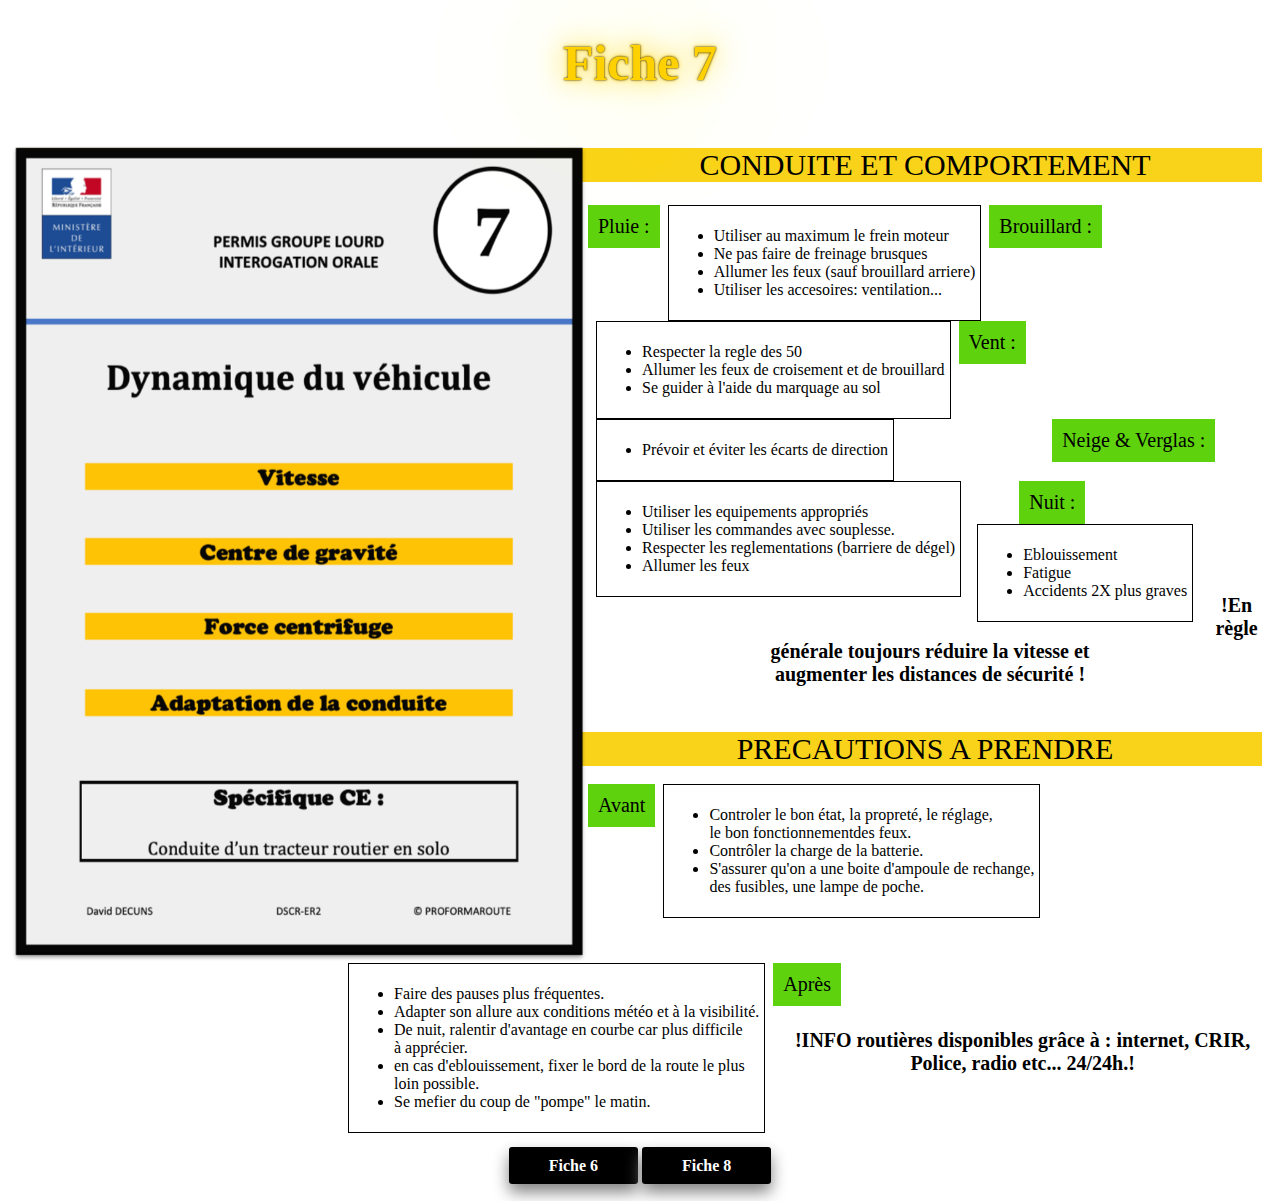
<file: fiche 7.html>
<!doctype html>
<meta charset="UTF-8">
<html>

	<head>
		<link rel="stylesheet" type="text/css" href="fiche 1.css">
		<title>Fiche 7</title>
	</head>

	<body>
		<h1>Fiche 7</h1>
		<br>
		<!--mettre image fiche <a href="fiche 1.jpg"><img src="fiche 1.jpg" height="750" width="980"></a>-->
		<img src="fiche orale 7.png" class="fiche1" width="580" height="820">

		<div class="conduite">CONDUITE ET COMPORTEMENT</div><br>

		<span class="pluie">Pluie :</span>
		<div class="laflotte">
			<ul>
				<li>Utiliser au maximum le frein moteur
				<li>Ne pas faire de freinage brusques
				<li>Allumer les feux (sauf brouillard arriere)
				<li>Utiliser les accesoires: ventilation...
			</ul></div>

		<span class="brouillard">Brouillard :</span>
		<div class="lebrouillard">
			<ul>
				<li>Respecter la regle des 50
				<li>Allumer les feux de croisement et de brouillard
				<li>Se guider à l'aide du marquage au sol
			</ul></div>

		<span class="vent">Vent :</span>
		<div class="levent">
			<ul>
				<li>Prévoir et éviter les écarts de direction
			</ul></div>

		<br><br><br><br><br><br><br><br><br>

		<div><span class="neige">Neige & Verglas :</span>
			<div class="laneige">
				<ul>
					<li>Utiliser les equipements appropriés
					<li>Utiliser les commandes avec souplesse.
					<li>Respecter les reglementations (barriere de dégel)
					<li>Allumer les feux
						</ul></div></div>

		<div><span class="nuit">Nuit :</span>
			<div class="lanuit">
				<ul>
					<li>Eblouissement
					<li>Fatigue
					<li>Accidents 2X plus graves
				</ul></div></div>

			<br><br><br><br><br><br><br><br><br><br>
		
		<div><h6>!En règle générale toujours réduire la vitesse et <br>augmenter les distances de sécurité !</h6></div>

		<div class="precautions">PRECAUTIONS A PRENDRE</div><br>

		<div><span class="avant">Avant</span>
			<div class="lavant">
				<ul>
					<li>Controler le bon état, la propreté, le réglage,<br>
					le bon fonctionnementdes feux.
					<li>Contrôler la charge de la batterie.
					<li>S'assurer qu'on a une boite d'ampoule de rechange,<br>
					des fusibles, une lampe de poche.
				</ul></div></div>

			
		<div class="lapres">
			<ul>
				<li>Faire des pauses plus fréquentes.
				<li>Adapter son allure aux conditions météo et à la visibilité.
				<li>De nuit, ralentir d'avantage en courbe car plus difficile<br>
					à apprécier.
				<li>en cas d'eblouissement, fixer le bord de la route le plus<br>
					loin possible.
				<li>Se mefier du coup de "pompe" le matin.
			</ul></div>
			<span class="avant">Après</span>

			<br><br><br><br><br><br><br><br><br><br><br>

			<div class="info"><h6>!INFO routières disponibles grâce à : internet, CRIR, Police, radio etc... 24/24h.! </div></h6>

			<br><br>

		<div class="button"><a href="fiche 6.html" class="buttonfiche">Fiche 6</a> <a href="fiche 8.html" class="buttonfiche">Fiche 8</a></div><br>
	</body>





</html>
</file>
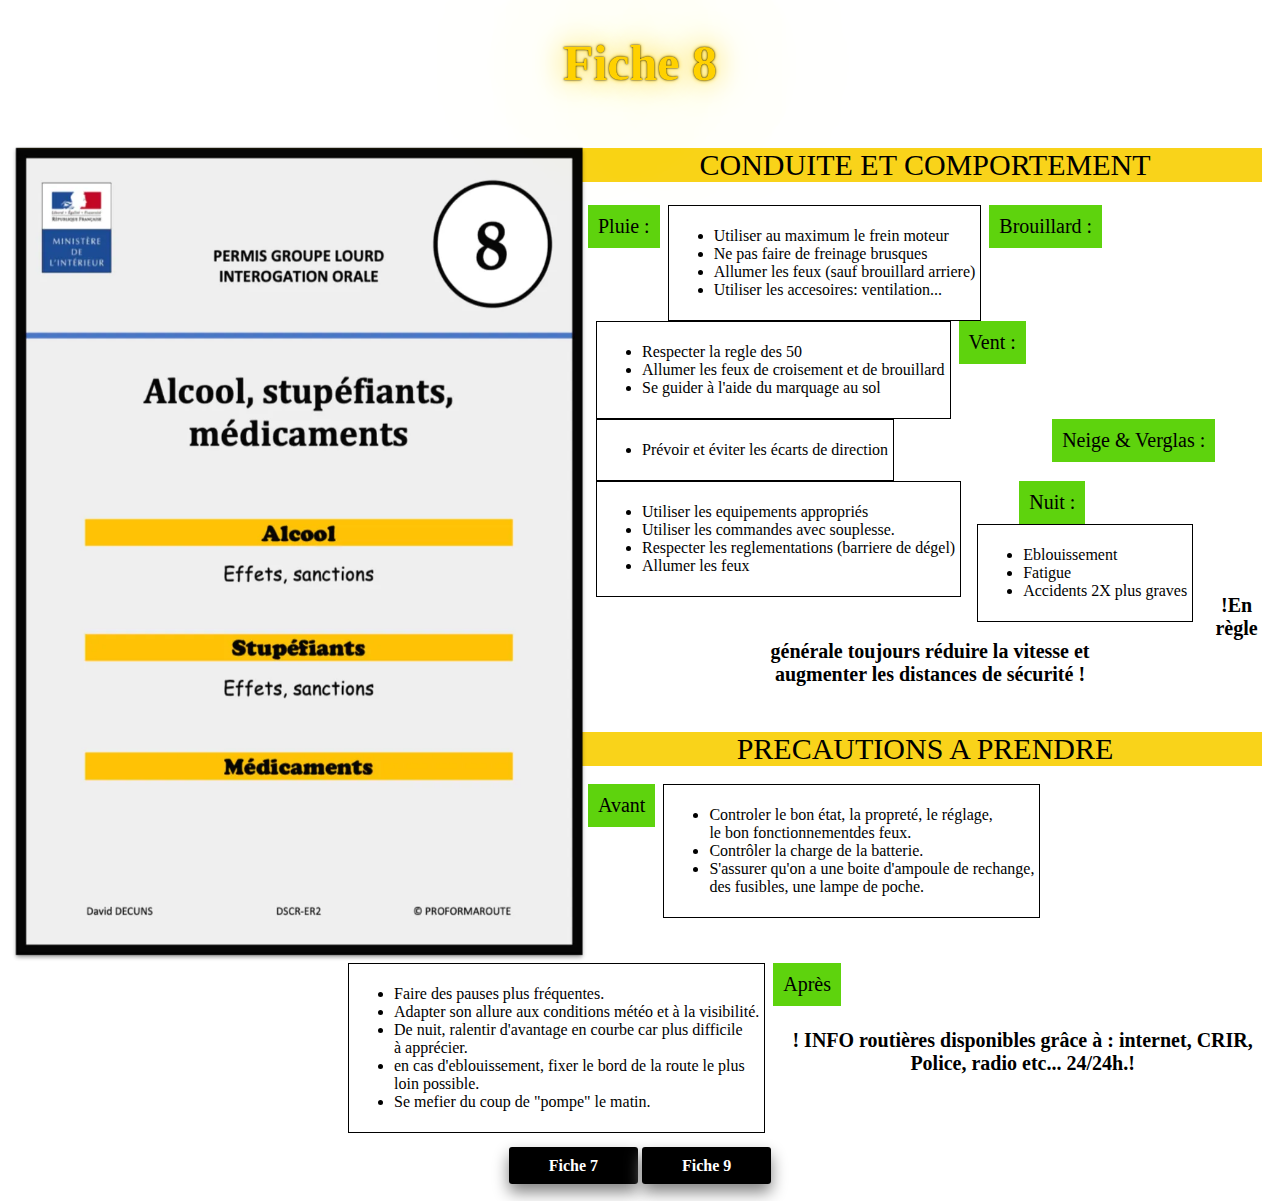
<file: fiche 8.html>
<!doctype html>
<meta charset="UTF-8">
<html>

	<head>
		<link rel="stylesheet" type="text/css" href="fiche 1.css">
		<title>Fiche 8</title>
	</head>

	<body>
		<h1>Fiche 8</h1>
		<br>
		<!--mettre image fiche <a href="fiche 1.jpg"><img src="fiche 1.jpg" height="750" width="980"></a>-->
		<img src="fiche orale 8.png" class="fiche1" width="580" height="820">

		<div class="conduite">CONDUITE ET COMPORTEMENT</div><br>

		<span class="pluie">Pluie :</span>
		<div class="laflotte">
			<ul>
				<li>Utiliser au maximum le frein moteur
				<li>Ne pas faire de freinage brusques
				<li>Allumer les feux (sauf brouillard arriere)
				<li>Utiliser les accesoires: ventilation...
			</ul></div>

		<span class="brouillard">Brouillard :</span>
		<div class="lebrouillard">
			<ul>
				<li>Respecter la regle des 50
				<li>Allumer les feux de croisement et de brouillard
				<li>Se guider à l'aide du marquage au sol
			</ul></div>

		<span class="vent">Vent :</span>
		<div class="levent">
			<ul>
				<li>Prévoir et éviter les écarts de direction
			</ul></div>

		<br><br><br><br><br><br><br><br><br>

		<div><span class="neige">Neige & Verglas :</span>
			<div class="laneige">
				<ul>
					<li>Utiliser les equipements appropriés
					<li>Utiliser les commandes avec souplesse.
					<li>Respecter les reglementations (barriere de dégel)
					<li>Allumer les feux
						</ul></div></div>

		<div><span class="nuit">Nuit :</span>
			<div class="lanuit">
				<ul>
					<li>Eblouissement
					<li>Fatigue
					<li>Accidents 2X plus graves
				</ul></div></div>

			<br><br><br><br><br><br><br><br><br><br>
		
		<div><h6>!En règle générale toujours réduire la vitesse et <br>augmenter les distances de sécurité !</h6></div>

		<div class="precautions">PRECAUTIONS A PRENDRE</div><br>

		<div><span class="avant">Avant</span>
			<div class="lavant">
				<ul>
					<li>Controler le bon état, la propreté, le réglage,<br>
					le bon fonctionnementdes feux.
					<li>Contrôler la charge de la batterie.
					<li>S'assurer qu'on a une boite d'ampoule de rechange,<br>
					des fusibles, une lampe de poche.
				</ul></div></div>

			
		<div class="lapres">
			<ul>
				<li>Faire des pauses plus fréquentes.
				<li>Adapter son allure aux conditions météo et à la visibilité.
				<li>De nuit, ralentir d'avantage en courbe car plus difficile<br>
					à apprécier.
				<li>en cas d'eblouissement, fixer le bord de la route le plus<br>
					loin possible.
				<li>Se mefier du coup de "pompe" le matin.
			</ul></div>
			<span class="avant">Après</span>

			<br><br><br><br><br><br><br><br><br><br><br>

			<div class="info"><h6>! INFO routières disponibles grâce à : internet, CRIR, Police, radio etc... 24/24h.! </div></h6>

			<br><br>

		<div class="button"><a href="fiche 7.html" class="buttonfiche">Fiche 7</a> <a href="fiche 9.html" class="buttonfiche">Fiche 9</a></div><br>
	</body>





</html>
</file>
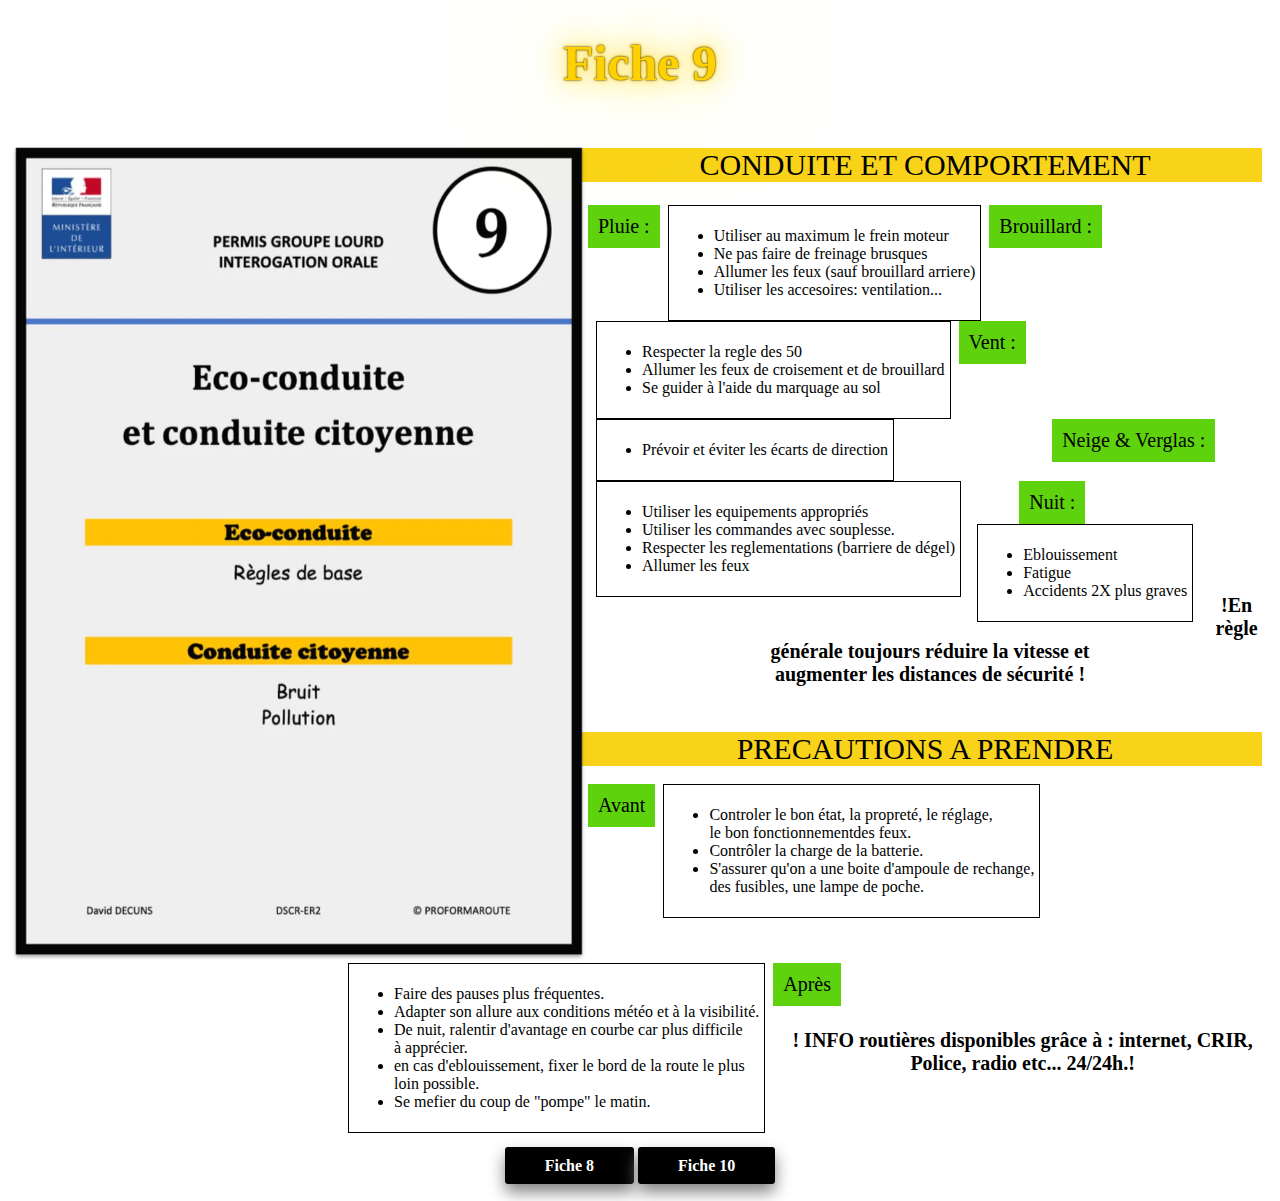
<file: fiche 9.html>
<!doctype html>
<meta charset="UTF-8">
<html>

	<head>
		<link rel="stylesheet" type="text/css" href="fiche 1.css">
		<title>Fiche 9</title>
	</head>

	<body>
		<h1>Fiche 9</h1>
		<br>
		<!--mettre image fiche <a href="fiche 1.jpg"><img src="fiche 1.jpg" height="750" width="980"></a>-->
		<img src="fiche orale 9.png" class="fiche1" width="580" height="820">

		<div class="conduite">CONDUITE ET COMPORTEMENT</div><br>

		<span class="pluie">Pluie :</span>
		<div class="laflotte">
			<ul>
				<li>Utiliser au maximum le frein moteur
				<li>Ne pas faire de freinage brusques
				<li>Allumer les feux (sauf brouillard arriere)
				<li>Utiliser les accesoires: ventilation...
			</ul></div>

		<span class="brouillard">Brouillard :</span>
		<div class="lebrouillard">
			<ul>
				<li>Respecter la regle des 50
				<li>Allumer les feux de croisement et de brouillard
				<li>Se guider à l'aide du marquage au sol
			</ul></div>

		<span class="vent">Vent :</span>
		<div class="levent">
			<ul>
				<li>Prévoir et éviter les écarts de direction
			</ul></div>

		<br><br><br><br><br><br><br><br><br>

		<div><span class="neige">Neige & Verglas :</span>
			<div class="laneige">
				<ul>
					<li>Utiliser les equipements appropriés
					<li>Utiliser les commandes avec souplesse.
					<li>Respecter les reglementations (barriere de dégel)
					<li>Allumer les feux
						</ul></div></div>

		<div><span class="nuit">Nuit :</span>
			<div class="lanuit">
				<ul>
					<li>Eblouissement
					<li>Fatigue
					<li>Accidents 2X plus graves
				</ul></div></div>

			<br><br><br><br><br><br><br><br><br><br>
		
		<div><h6>!En règle générale toujours réduire la vitesse et <br>augmenter les distances de sécurité !</h6></div>

		<div class="precautions">PRECAUTIONS A PRENDRE</div><br>

		<div><span class="avant">Avant</span>
			<div class="lavant">
				<ul>
					<li>Controler le bon état, la propreté, le réglage,<br>
					le bon fonctionnementdes feux.
					<li>Contrôler la charge de la batterie.
					<li>S'assurer qu'on a une boite d'ampoule de rechange,<br>
					des fusibles, une lampe de poche.
				</ul></div></div>

			
		<div class="lapres">
			<ul>
				<li>Faire des pauses plus fréquentes.
				<li>Adapter son allure aux conditions météo et à la visibilité.
				<li>De nuit, ralentir d'avantage en courbe car plus difficile<br>
					à apprécier.
				<li>en cas d'eblouissement, fixer le bord de la route le plus<br>
					loin possible.
				<li>Se mefier du coup de "pompe" le matin.
			</ul></div>
			<span class="avant">Après</span>

			<br><br><br><br><br><br><br><br><br><br><br>

			<div class="info"><h6>! INFO routières disponibles grâce à : internet, CRIR, Police, radio etc... 24/24h.! </div></h6>

			<br><br>

		<div class="button"><a href="fiche 8.html" class="buttonfiche">Fiche 8</a> <a href="fiche 10.html" class="buttonfiche">Fiche 10</a></div><br>
	</body>





</html>
</file>
<file: fiche 1.css>
h1 
	{text-align: center;
	text-shadow:0 0 2px #000,0 0 30px #FFD100,0px 0px 5px #FFD100, 0 0 150px #FFD100;color:#FFD100;
	font-size: 50px;}

.fiche1 {float: left;}

  
.button
	{
		text-align: center;
	}

.buttonfiche 
 	{
    background-color: #000;
    Color:white;
    font-weight: bold;
    padding: 10px 40px;
    border-radius: 3px;
    cursor: pointer; 
    box-shadow: 0 8px 16px 0 grey;
    text-decoration: none;
  }

  .buttonfiche:hover {
    background-color: #F9D31A;
    color: black;
  }

.conduite 
	{background-color: #F9D31A;
	margin: 5px 10px;
	text-align: center;
	font-size: 30px;}

.pluie
	{font-size: 20px;
	 background-color: #5ED30D;
	 padding: 10px;
	 float: left;}

.laflotte 
	{border: 1px solid #000;
	margin: 0px 8px;
 	 padding: 5px;float: left;}


.brouillard
	{font-size: 20px;
	 background-color: #5ED30D;
	 padding: 10px;
	 float: left;}

.lebrouillard {border: 1px solid #000;
	margin: 0px 8px;
 	 padding: 5px;float: left;}


.vent
	{font-size: 20px;
	 background-color: #5ED30D;
	 padding: 10px;
	 float: left;}

.levent {border: 1px solid #000;
	margin: 0px 8px;
 	 padding: 5px;float: left;}


.neige
	{font-size: 20px;
	 background-color: #5ED30D;
	 padding: 10px;
	 float: left;
	 margin-left: 150px;}

.laneige {border: 1px solid #000;
	margin: 0px 8px;
 	 padding: 5px;float: left;}


.nuit
	{font-size: 20px;
	 background-color: #5ED30D;
	 padding: 10px;
	 float: left;
	 margin-left: 50px;}

.lanuit {border: 1px solid #000;
	margin: 0px 8px;
 	 padding: 5px;
 	 float: left;}

h6 
	{font-size: 20px;
	 text-align: center;}

.precautions
	{background-color: #F9D31A;
	margin: 0px 10px;
	text-align: center;
	font-size: 30px;}


.avant
	{font-size: 20px;
	 background-color: #5ED30D;
	 padding: 10px;
	 float: left;}

.lavant 
	{border: 1px solid #000;
	margin: 0px 8px;
 	 padding: 5px;
 	 float: left;}

.apres
	{font-size: 20px;
	 background-color: #5ED30D;
	 padding: 10px;
	 float: right;}

.lapres 
	{border: 1px solid #000;
	margin: 0px 8px;
 	 padding: 5px;
 	 float: left;
 	 margin-left: 340px;}

.info
	{font-size: 20px;
	 text-align: center;
	 }
</file>
<file: fiche 2.css>
h1 
	{text-align: center;
	text-shadow:0 0 2px #000,0 0 30px #FFD100,0px 0px 5px #FFD100, 0 0 150px #FFD100;color:#FFD100;
	font-size: 50px;}

.fiche1 {float: left;}

  
.button
	{
		text-align: center;
	}

.buttonfiche 
 	{
    background-color: #000;
    Color:white;
    font-weight: bold;
    padding: 10px 40px;
    border-radius: 3px;
    cursor: pointer; 
    box-shadow: 0 8px 16px 0 grey;
    text-decoration: none;
  }

  .buttonfiche:hover {
    background-color: #F9D31A;
    color: black;
  }

.urgence
	{background-color: #F9D31A;
	margin: 5px 10px;
	text-align: center;
	font-size: 30px;}

.proteger
	{font-size: 20px;
	 background-color: #5ED30D;
	 padding: 10px;
	 float: left;}

.Proteger 
	{border: 1px solid #000;
	margin: 0px 8px;
 	 padding: 5px;float: left;}


.alerter
	{font-size: 20px;
	 background-color: #5ED30D;
	 padding: 10px;
	 float: left;}

.Alerter {border: 1px solid #000;
	margin: 0px 8px;
 	 padding: 5px;float: left;}


.secourir
	{font-size: 20px;
	 background-color: #5ED30D;
	 padding: 10px;
	 float: left;}

.Secourir {border: 1px solid #000;
	margin: 0px 8px;
 	 padding: 5px;float: left;}

.dangereux
	{background-color: #F9D31A;
	margin: 5px 10px;
	text-align: center;
	font-size: 30px;}

.Dangereux
	{font-size: 20px;
	 float: left;}


.neige
	{font-size: 20px;
	 background-color: #5ED30D;
	 padding: 10px;
	 float: left;
	 margin-left: 150px;}

.laneige {border: 1px solid #000;
	margin: 0px 8px;
 	 padding: 5px;float: left;}


.nuit
	{font-size: 20px;
	 background-color: #5ED30D;
	 padding: 10px;
	 float: left;
	 margin-left: 50px;}

.lanuit {border: 1px solid #000;
	margin: 0px 8px;
 	 padding: 5px;
 	 float: left;}

h6 
	{font-size: 20px;
	 text-align: center;}

.conduite
	{background-color: #F9D31A;
	margin: 0px 10px;
	text-align: center;
	font-size: 30px;}


.accident
	{font-size: 20px;
	 background-color: #5ED30D;
	 padding: 10px;
	 float: left;
	 margin-left: 250px;}

.Accident
	{border: 1px solid #000;
	margin: 0px 8px;
 	 padding: 5px;
 	 float: left;}

.apres
	{font-size: 20px;
	 background-color: #5ED30D;
	 padding: 10px;
	 float: right;}

.lapres 
	{border: 1px solid #000;
	margin: 0px 8px;
 	 padding: 5px;
 	 float: left;
 	 margin-left: 340px;}

.recto
	{float: left;
	 margin-left: 300px;}

.Recto
	{font-size: 20px;
	 text-decoration: underline;
	 margin-left: 340px;}

.RECTO
	{margin-left: 810px;
	 font-size: 20px;}


.verso
	{float: left;
	 margin-left: 400px;}

.Verso
	{font-size: 20px;
	 text-decoration: underline;
	 margin-left: 470px;}

.VERSO
	{margin-left: 290px;
	 font-size: 20px;}

.VERSO2
	{margin-left: 1380px;
	 font-size: 20px;}
</file>
